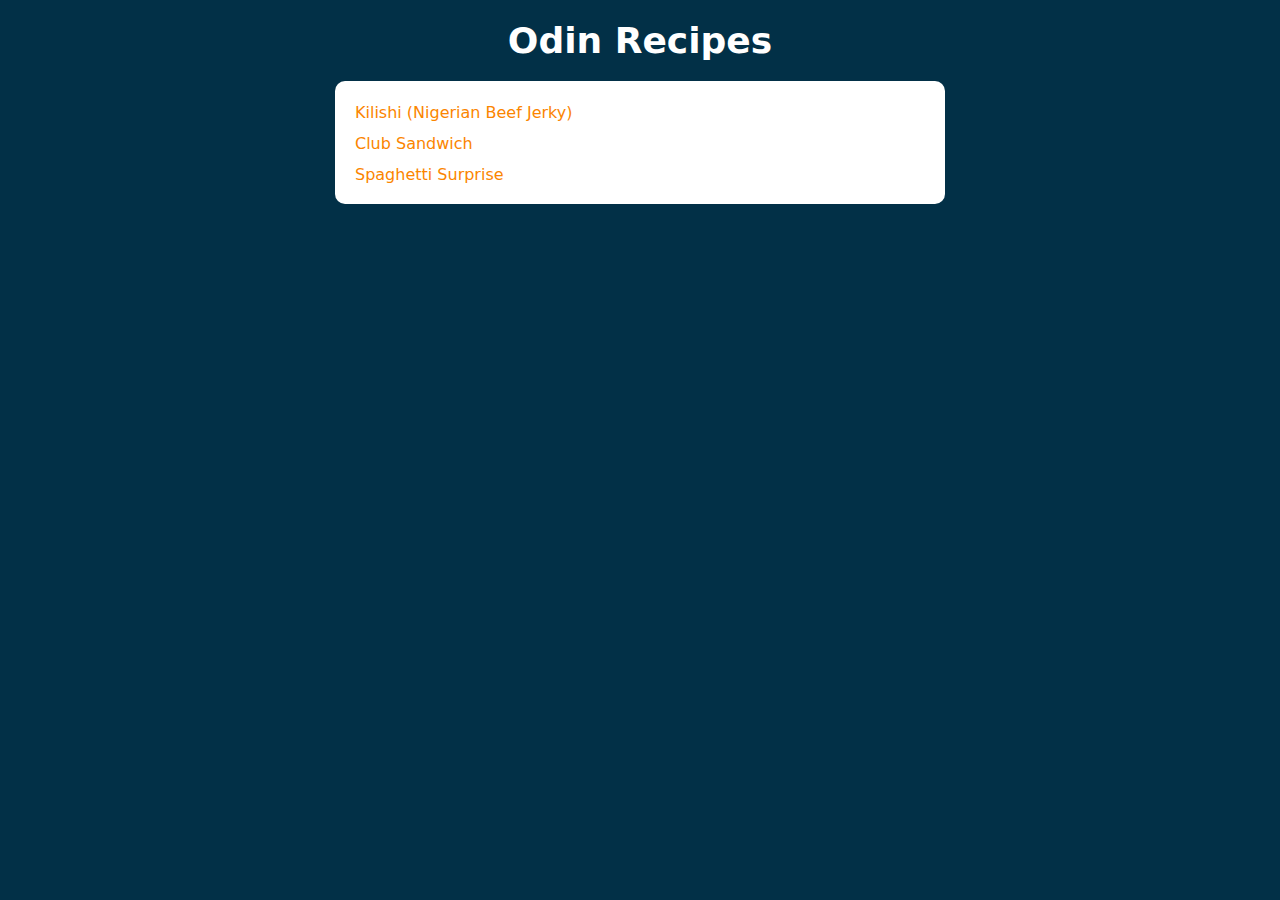
<file: index.html>
<!DOCTYPE html>
<html lang="en">
<head>
    <meta charset="UTF-8">
    <meta name="viewport" content="width=device-width, initial-scale=1.0">
    <link rel="stylesheet" href="style.css">
    <title>Odin Recipes</title>
</head>
<body>
    <h1 class="main-header">Odin Recipes</h1>
    <ul class="navbar container">
        <li><a href="./recipes/kilishi.html">Kilishi (Nigerian Beef Jerky)</a></li>
        <li><a href="./recipes/club-sandwich.html">Club Sandwich</a></li>
        <li><a href="./recipes/spaghetti-surprise.html">Spaghetti Surprise</a></li>
    </ul>
    
</body>
</html>
</file>
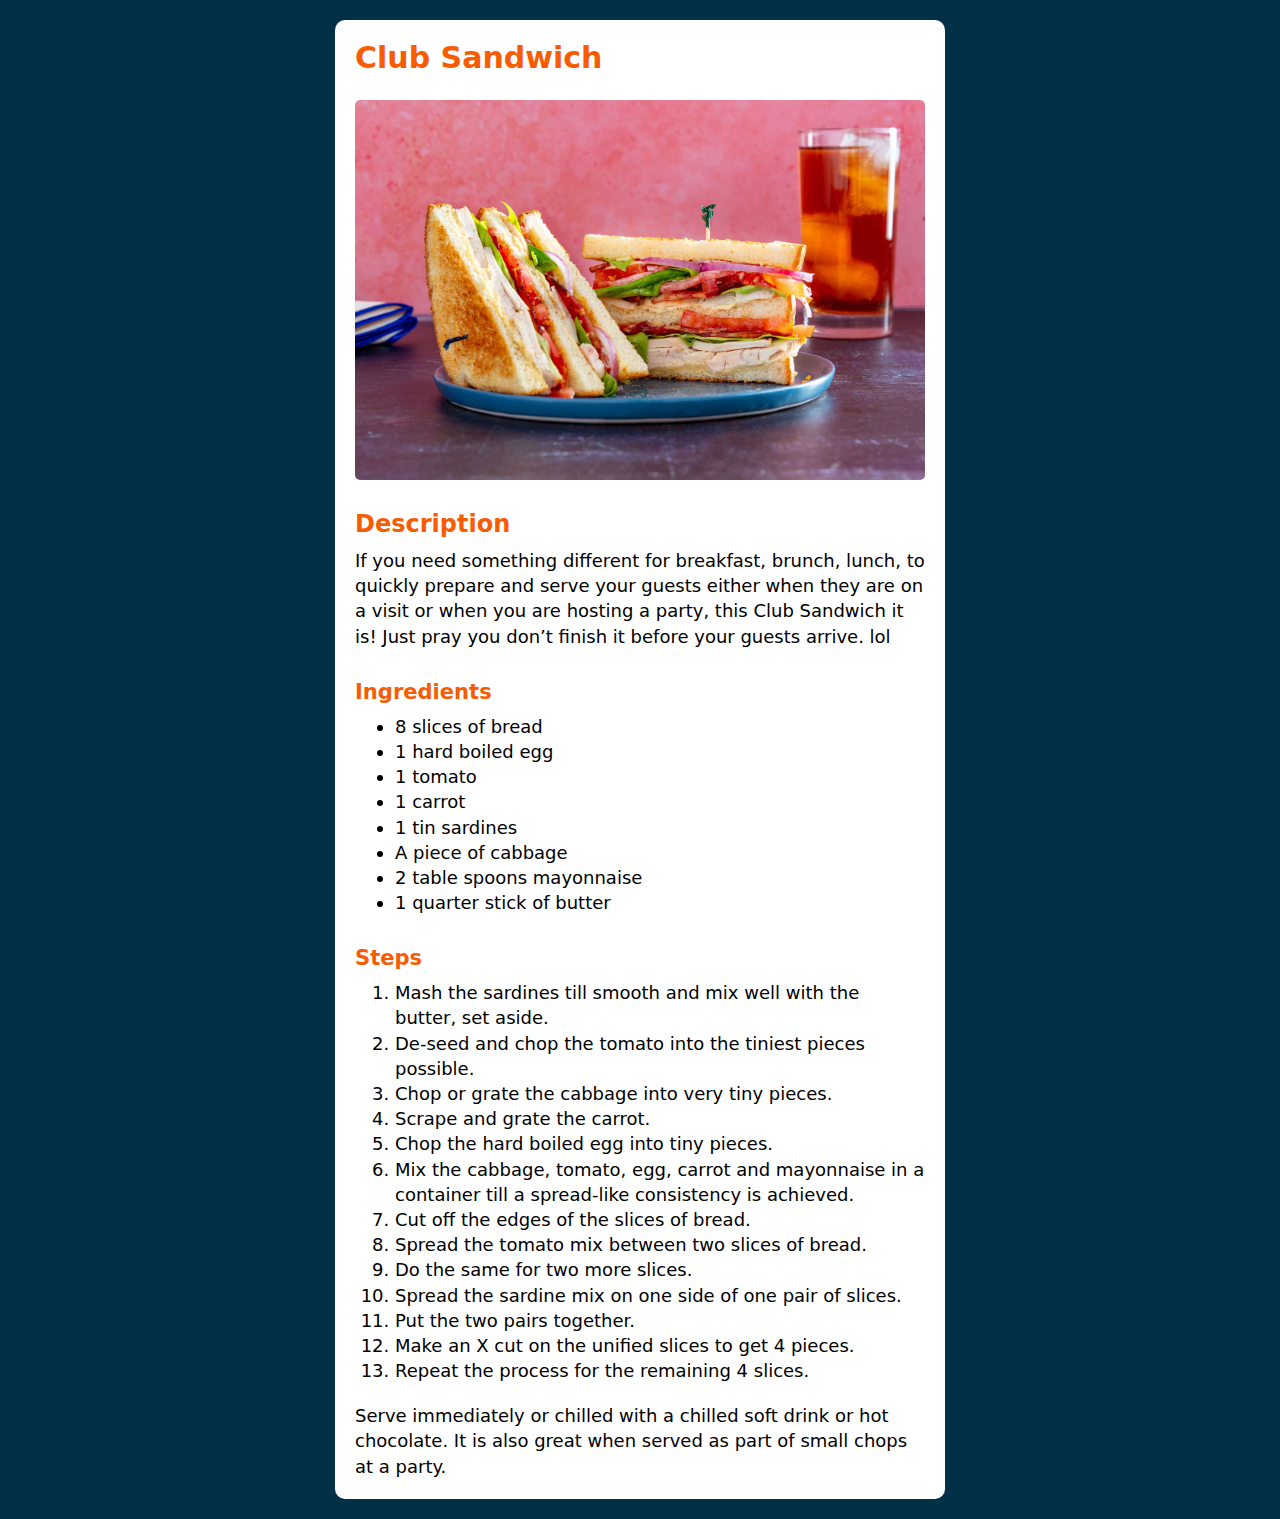
<file: recipes/club-sandwich.html>
<!DOCTYPE html>
<html lang="en">
<head>
    <meta charset="UTF-8">
    <meta name="viewport" content="width=device-width, initial-scale=1.0">
    <link rel="stylesheet" href="../style.css">
    <title>Club Sandwich</title>
</head>
<body>
    <main class="container">
        <h1>Club Sandwich</h1>
        <img src="../images/club-sandwich.jpg" alt="picture of Club Sandwich" width="360px" height="270px">
        <h2>Description</h2>
        <p>If you need something different for breakfast, brunch, lunch, to quickly prepare and serve your guests either when they are on a visit or when you are hosting a party, this Club Sandwich it is! Just pray you don’t finish it before your guests arrive. lol</p>
        <h3>Ingredients</h3>
        <ul>
            <li>8 slices of bread</li>
            <li>1 hard boiled egg</li>
            <li>1 tomato</li>
            <li>1 carrot</li>
            <li>1 tin sardines</li>
            <li>A piece of cabbage </li>
            <li>2 table spoons mayonnaise</li>
            <li>1 quarter stick of butter</li>
        </ul>
        <h3>Steps</h3>
        <ol>
            <li>Mash the sardines till smooth and mix well with the butter, set aside.</li>
            <li>De-seed and chop the tomato into the tiniest pieces possible.</li>
            <li>Chop or grate the cabbage into very tiny pieces.</li>
            <li>Scrape and grate the carrot.</li>
            <li>Chop the hard boiled egg into tiny pieces.</li>
            <li>Mix the cabbage, tomato, egg, carrot and mayonnaise in a container till a spread-like consistency is achieved.</li>
            <li>Cut off the edges of the slices of bread.</li>
            <li>Spread the tomato mix between two slices of bread.</li>
            <li>Do the same for two more slices.</li>
            <li>Spread the sardine mix on one side of one pair of slices.</li>
            <li>Put the two pairs together.</li>
            <li>Make an X cut on the unified slices to get 4 pieces.</li>
            <li>Repeat the process for the remaining 4 slices.</li>
        </ol>
        <p>Serve immediately or chilled with a chilled soft drink or hot chocolate. It is also great when served as part of small chops at a party.</p>
    </main>

</body>
</html>
</file>
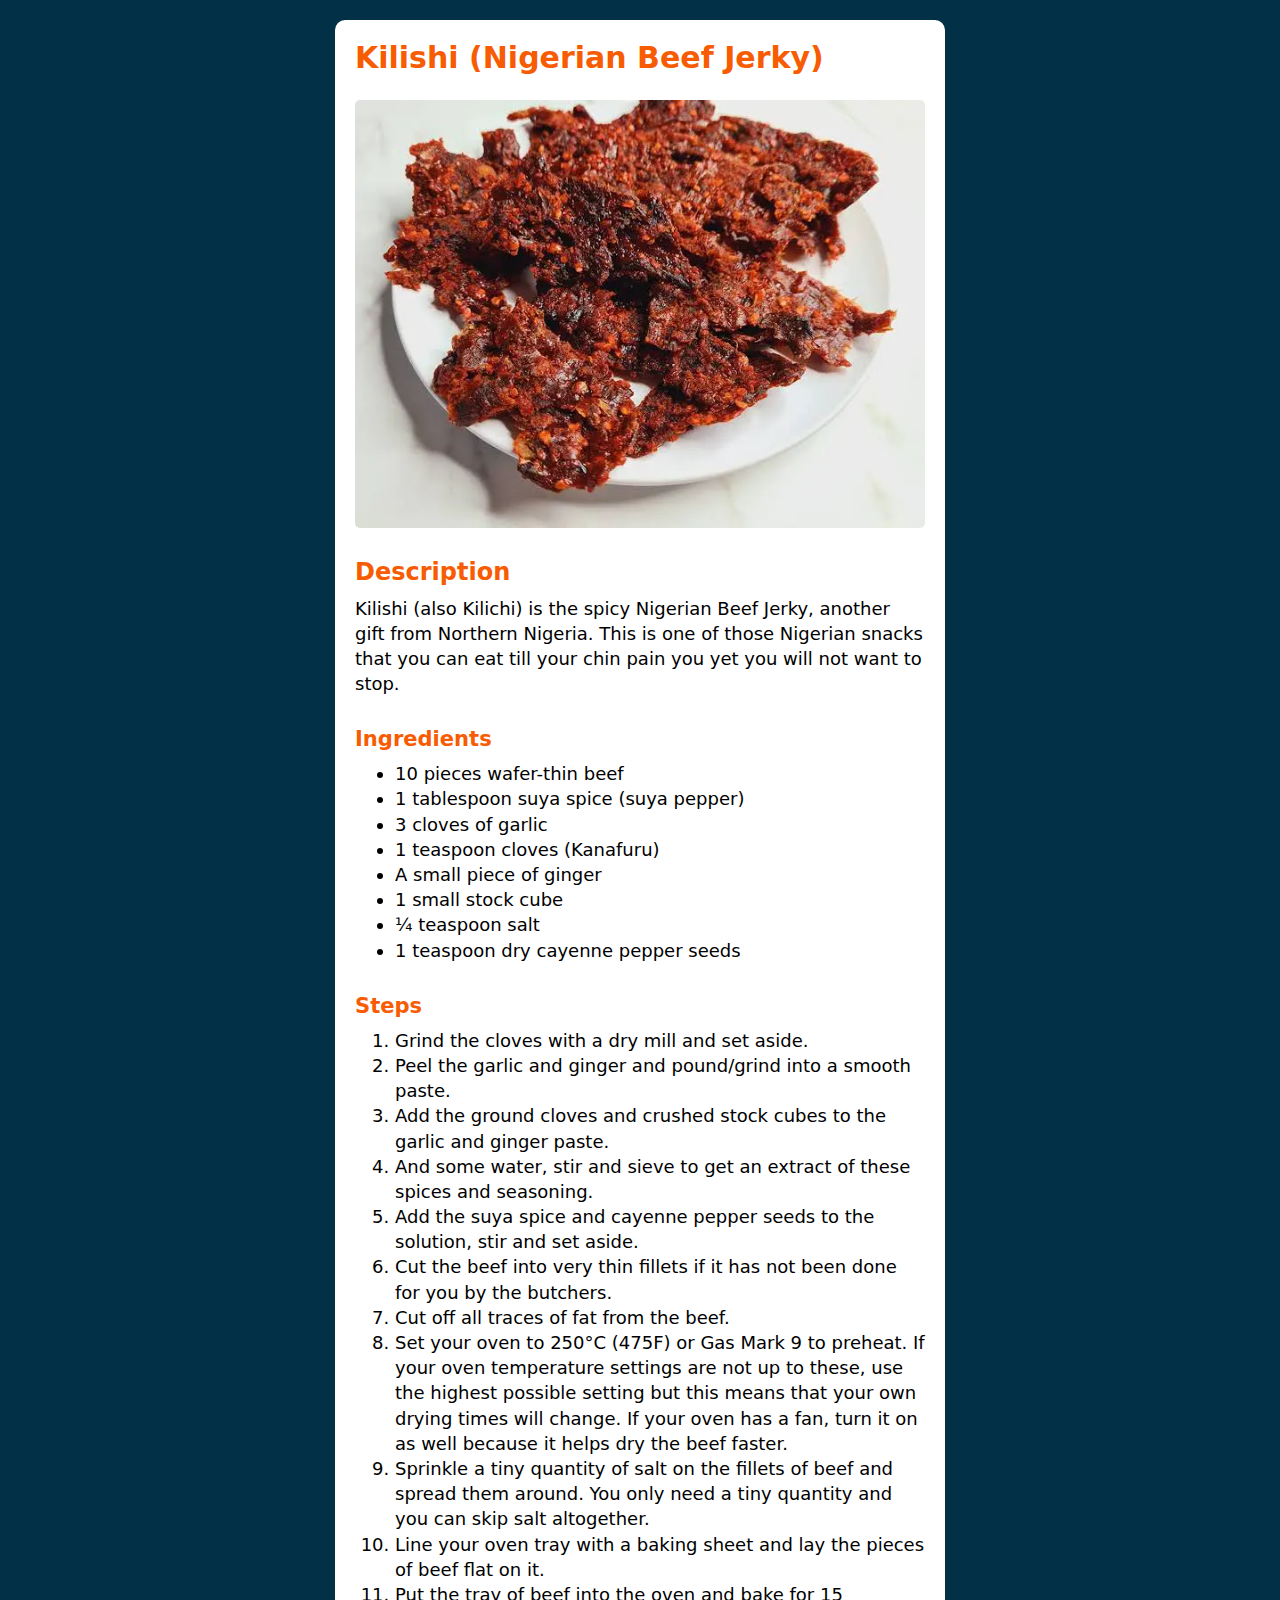
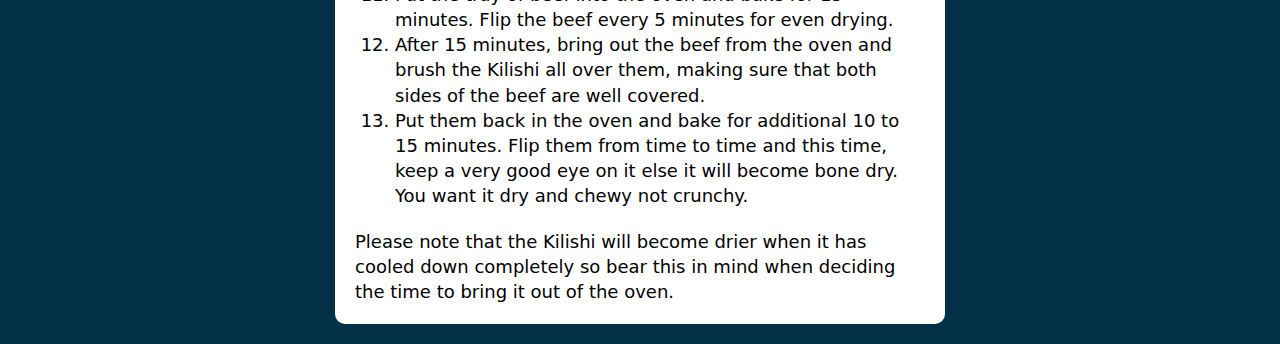
<file: recipes/kilishi.html>
<!DOCTYPE html>
<html lang="en">
<head>
    <meta charset="UTF-8">
    <meta name="viewport" content="width=device-width, initial-scale=1.0">
    <link rel="stylesheet" href="../style.css">
    <title>Kilishi (Nigerian Beef Jerky)</title>
</head>
<body>
    <main class="container">
        <h1>Kilishi (Nigerian Beef Jerky)</h1>
        <img src="../images/kilishi.webp" alt="picture of Kilishi" width="360px" height="270px">
        <h2>Description</h2>
        <p>Kilishi (also Kilichi) is the spicy Nigerian Beef Jerky, another gift from Northern Nigeria. This is one of those Nigerian snacks that you can eat till your chin pain you yet you will not want to stop.</p>
        <h3>Ingredients</h3>
        <ul>
            <li>10 pieces wafer-thin beef</li>
            <li>1 tablespoon suya spice (suya pepper)</li>
            <li>3 cloves of garlic</li>
            <li>1 teaspoon cloves (Kanafuru)</li>
            <li>A small piece of ginger</li>
            <li>1 small stock cube</li>
            <li>¼ teaspoon salt
            </li>
            <li>1 teaspoon dry cayenne pepper seeds</li>
        </ul>
        <h3>Steps</h3>
        <ol>
            <li>Grind the cloves with a dry mill and set aside.</li>
            <li>Peel the garlic and ginger and pound/grind into a smooth paste.</li>
            <li>Add the ground cloves and crushed stock cubes to the garlic and ginger paste.</li>
            <li>And some water, stir and sieve to get an extract of these spices and seasoning.</li>
            <li>Add the suya spice and cayenne pepper seeds to the solution, stir and set aside.</li>
            <li>Cut the beef into very thin fillets if it has not been done for you by the butchers.</li>
            <li>Cut off all traces of fat from the beef.</li>
            <li>Set your oven to 250°C (475F) or Gas Mark 9 to preheat. If your oven temperature settings are not up to these, use the highest possible setting but this means that your own drying times will change. If your oven has a fan, turn it on as well because it helps dry the beef faster.</li>
            <li>Sprinkle a tiny quantity of salt on the fillets of beef and spread them around. You only need a tiny quantity and you can skip salt altogether.</li>
            <li>Line your oven tray with a baking sheet and lay the pieces of beef flat on it.</li>
            <li>Put the tray of beef into the oven and bake for 15 minutes. Flip the beef every 5 minutes for even drying.</li>
            <li>After 15 minutes, bring out the beef from the oven and brush the Kilishi all over them, making sure that both sides of the beef are well covered.</li>
            <li>Put them back in the oven and bake for additional 10 to 15 minutes. Flip them from time to time and this time, keep a very good eye on it else it will become bone dry. You want it dry and chewy not crunchy.</li>
        </ol>
        <p>Please note that the Kilishi will become drier when it has cooled down completely so bear this in mind when deciding the time to bring it out of the oven.</p>
    </main>

</body>
</html>
</file>
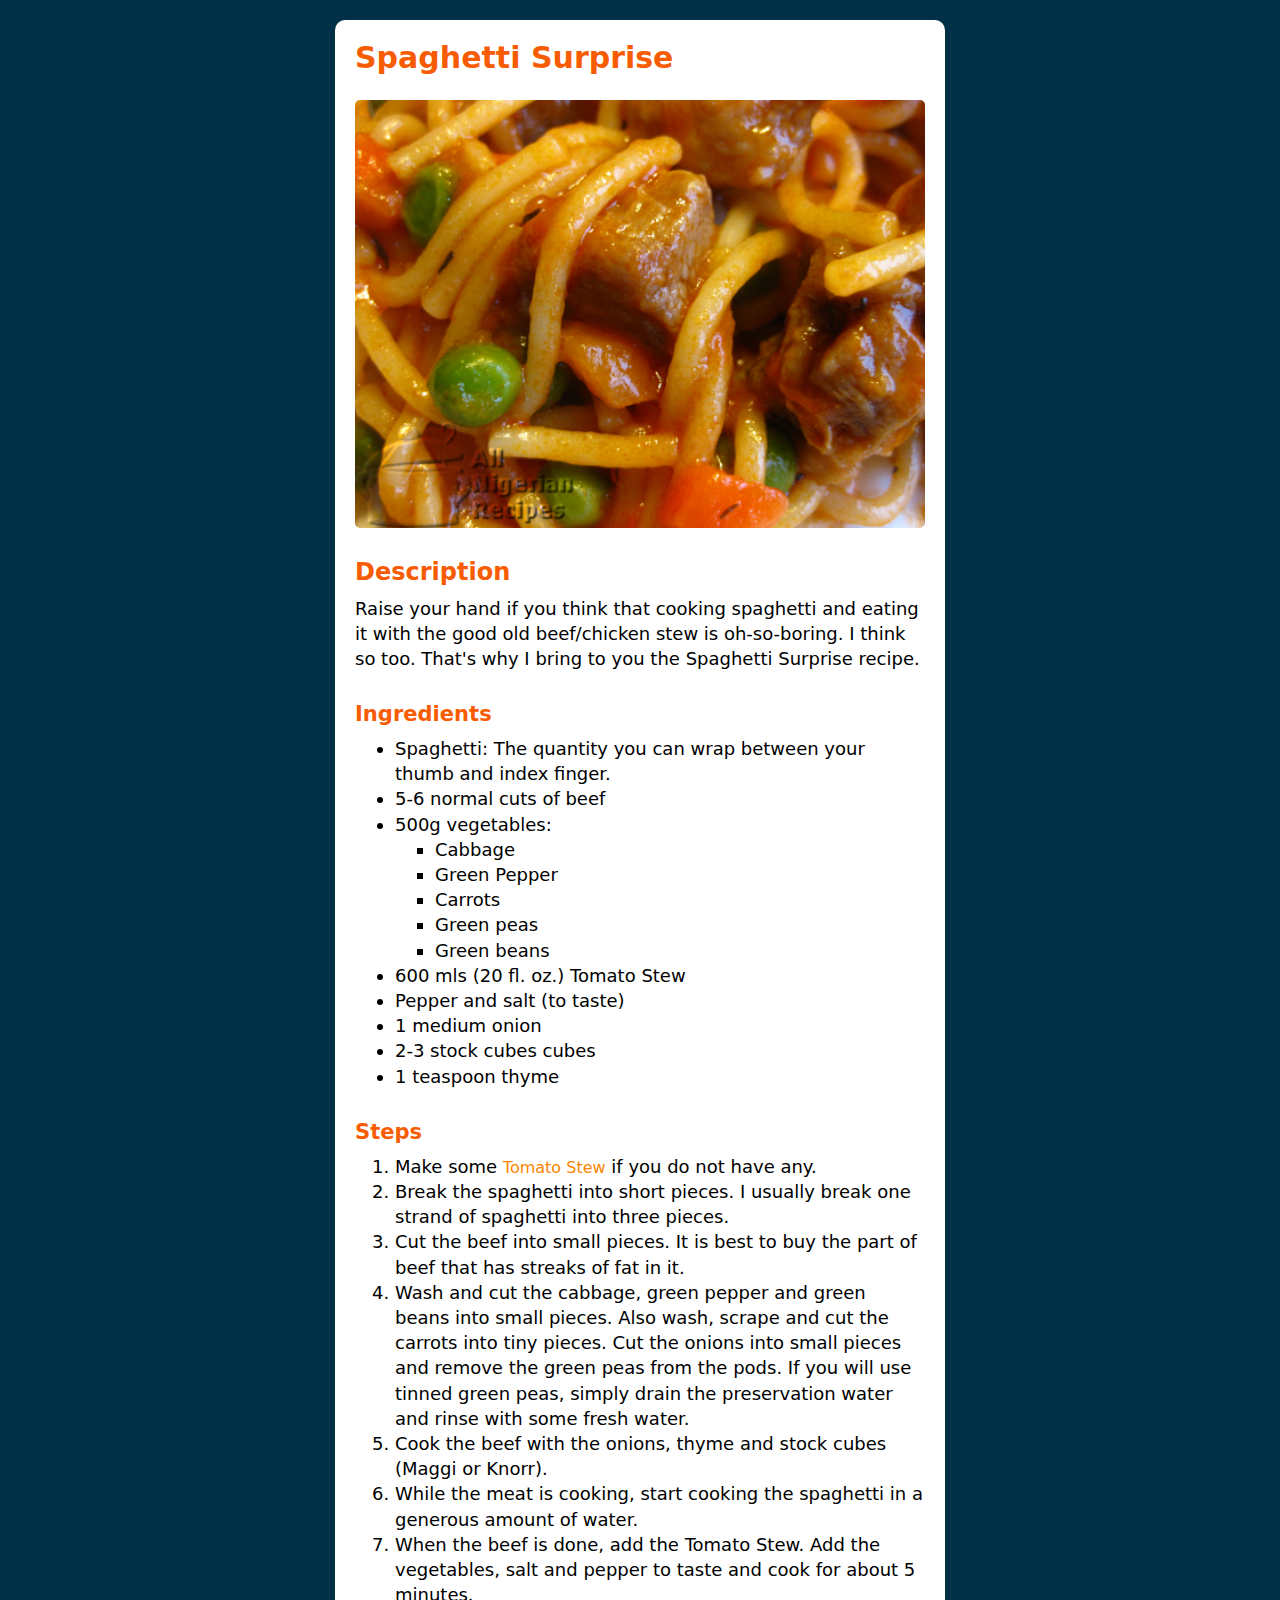
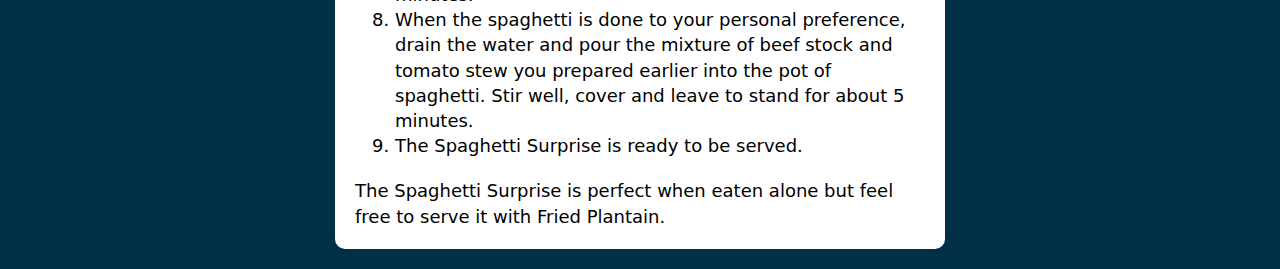
<file: recipes/spaghetti-surprise.html>
<!DOCTYPE html>
<html lang="en">
<head>
    <meta charset="UTF-8">
    <meta name="viewport" content="width=device-width, initial-scale=1.0">
    <link rel="stylesheet" href="../style.css">
    <title>Spaghetti Surprise</title>
</head>
<body>
    <main class="container">
        <h1>Spaghetti Surprise</h1>
        <img src="../images/spaghetti-surprise.png" alt="picture of Spaghetti Surprise" width="360px" height="270px">
        <h2>Description</h2>
        <p>Raise your hand if you think that cooking spaghetti and eating it with the good old beef/chicken stew is oh-so-boring. I think so too. That's why I bring to you the Spaghetti Surprise recipe.</p>
        <h3>Ingredients</h3>
        <ul>
            <li>Spaghetti: The quantity you can wrap between your thumb and index finger.</li>
            <li>5-6 normal cuts of beef</li>
            <li>500g vegetables:</li>
            <ul>
                <li>Cabbage</li>
                <li>Green Pepper</li>
                <li>Carrots</li>
                <li>Green peas</li>
                <li>Green beans</li>
            </ul>
            <li>600 mls (20 fl. oz.) Tomato Stew</li>
            <li>Pepper and salt (to taste)</li>
            <li>1 medium onion</li>
            <li>2-3 stock cubes cubes</li>
            <li>1 teaspoon thyme</li>
        </ul>
        <h3>Steps</h3>
        <ol>
            <li>Make some <a href="https://www.allnigerianrecipes.com/stews/tomato-stew/" rel="noopener noreferrer" no>Tomato Stew</a> if you do not have any.</li>
            <li>Break the spaghetti into short pieces. I usually break one strand of spaghetti into three pieces.</li>
            <li>Cut the beef into small pieces. It is best to buy the part of beef that has streaks of fat in it.</li>
            <li>Wash and cut the cabbage, green pepper and green beans into small pieces. Also wash, scrape and cut the carrots into tiny pieces. Cut the onions into small pieces and remove the green peas from the pods. If you will use tinned green peas, simply drain the preservation water and rinse with some fresh water.</li>
            <li>Cook the beef with the onions, thyme and stock cubes (Maggi or Knorr).</li>
            <li>While the meat is cooking, start cooking the spaghetti in a generous amount of water.</li>
            <li>When the beef is done, add the Tomato Stew. Add the vegetables, salt and pepper to taste and cook for about 5 minutes.</li>
            <li>When the spaghetti is done to your personal preference, drain the water and pour the mixture of beef stock and tomato stew you prepared earlier into the pot of spaghetti. Stir well, cover and leave to stand for about 5 minutes.</li>
            <li>The Spaghetti Surprise is ready to be served.</li>
        </ol>
        <p>The Spaghetti Surprise is perfect when eaten alone but feel free to serve it with Fried Plantain.</p>
    </main>

</body>
</html>
</file>
<file: style.css>
html {
    font-size: 62.5%;
}

* {
    margin: 0;
    padding: 0;
    box-sizing: border-box;
}

body {
    background-color: #023047;
    color: white;
    font-size: 1.8rem;
    font-family: system-ui, -apple-system, BlinkMacSystemFont, 'Segoe UI', Roboto, Oxygen, Ubuntu, Cantarell, 'Open Sans', 'Helvetica Neue', sans-serif;
    max-width: 650px;
    margin-inline: auto;
}

.main-header {
    text-align: center;
    margin-block: 2rem;
}

.navbar {
    display: flex;
    flex-direction: column;
    gap: 1rem;
    justify-content: center;
}

.navbar li {
    list-style: none;
}

a {
    text-decoration: none;
    color: #FB8500;
    font-size: 1.6rem;
    transition: color .3s linear;
}

a:hover {
    color: #a35700;
}

img {
    width: 100%;
    height: 100%;
    display: block;
    margin-top: 2.5rem;
    border-radius: 5px;
}

.container {
    background-color: white;
    color: black;
    padding: 2rem;
    margin: 2rem;
    border-radius: 10px;
}

.container h1, h2, h3 {
    color: #F75C03;
    margin-bottom: 1rem;
}

h2, h3 {
    margin-top: 3rem;
}

.container h1 {
    font-size: 3rem;
}

h2 {
    font-size: 2.4rem;
}

.container p, .container ul, ol {
    line-height: 1.4;
}

.container ul, ol {
    padding-left: 4rem;

}

ol {
    margin-bottom: 2rem;
}

ul > ul {
    list-style-type:square;
}
</file>
